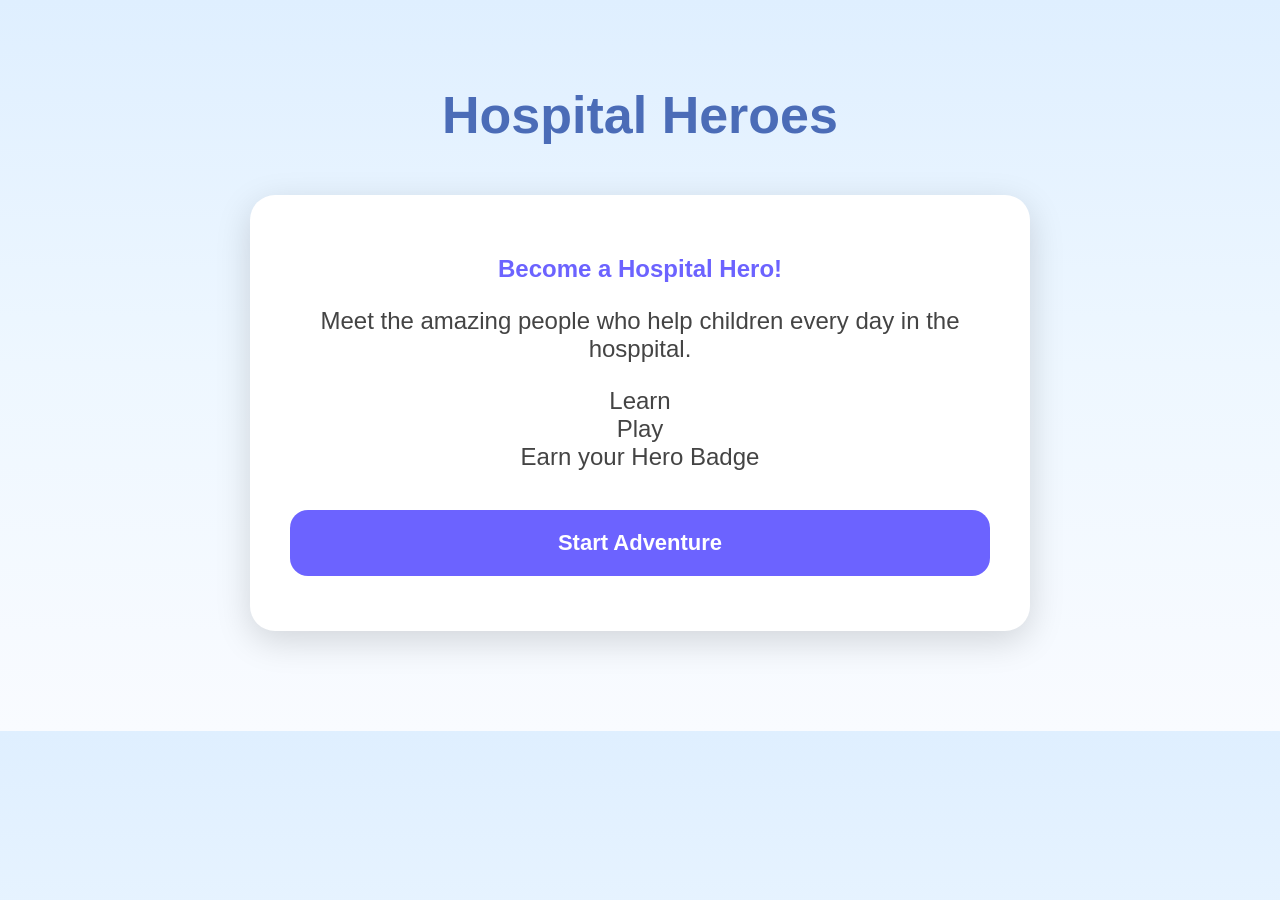
<file: index.html>
<!DOCTYPE html>
<html>
<head>
    <title>Hospital Heroes</title>
    <link rel="stylesheet" href="style.css">
</head>

<body>

<h1>Hospital Heroes</h1>

<div class="card">

<h2>Become a Hospital Hero!</h2>

<p>
Meet the amazing people who help children every day in the hosppital.
</p>

<p>
    Learn<br>
    Play<br>
    Earn your Hero Badge
</p>

<a href="nurse.html">
    <button>Start Adventure</button>
</a>

</div>
</body>
</html>
</file>
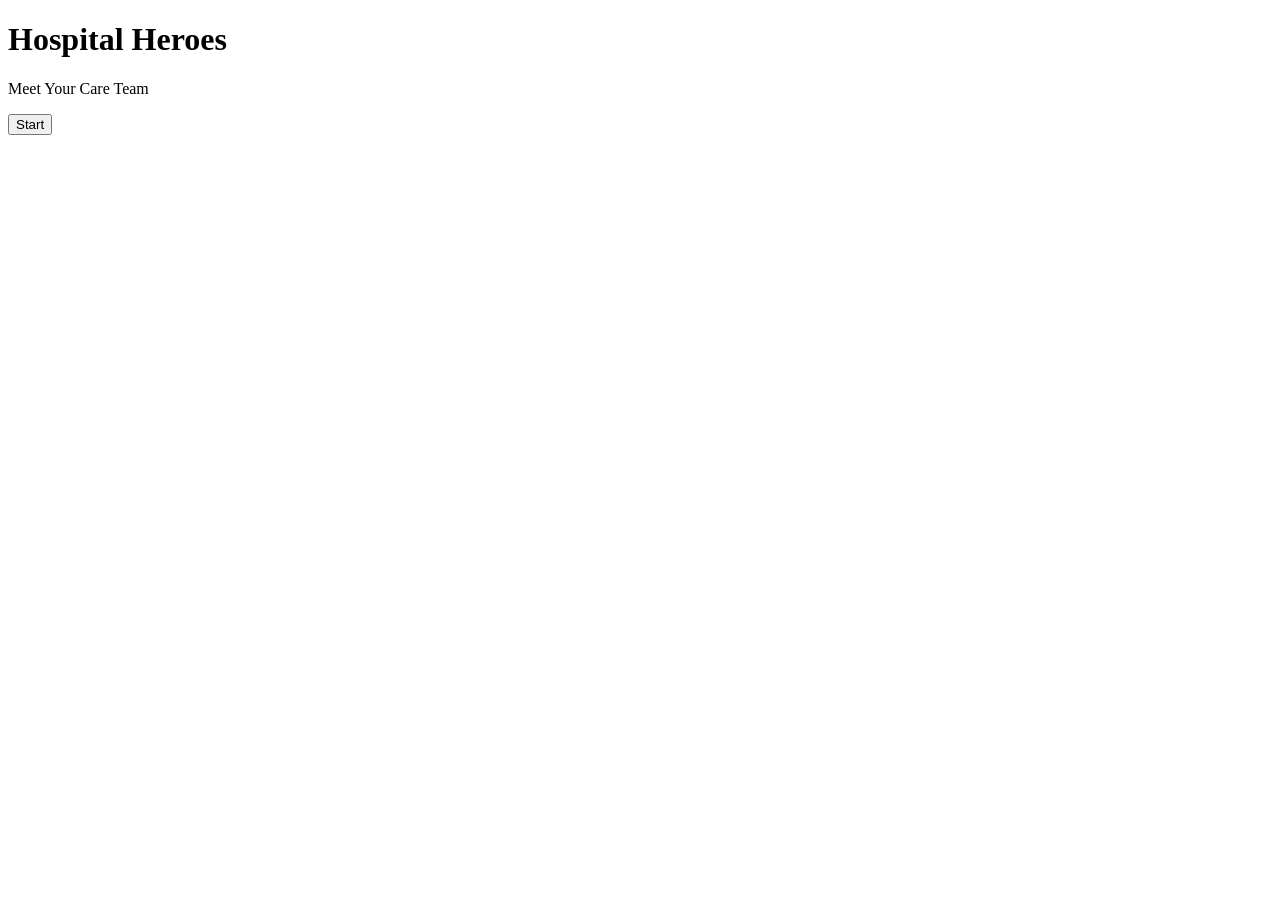
<file: HH.html>
<!DOCTYPE html>
<html>
<head>
    <title>Hospital Heroes</title>
    <link rel=""stylesheet" href=""style.css">
</head>

<body>

<h1>Hospital Heroes</h1>

<p>Meet Your Care Team</p>

<button>Start</button>

</body>
</html>
</file>
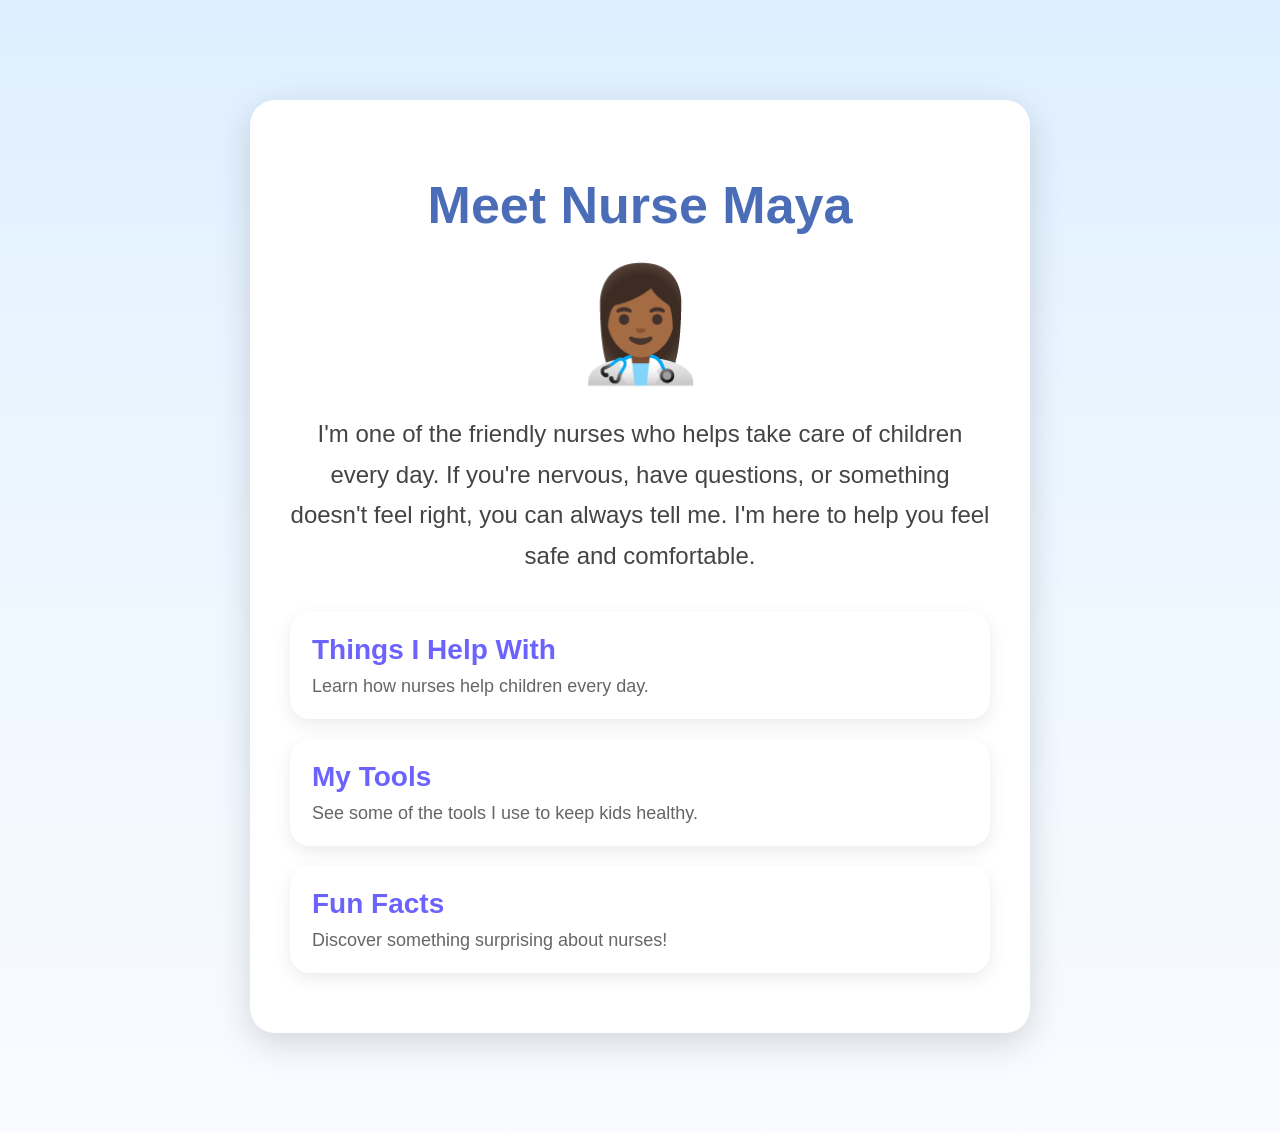
<file: nurse.html>
<!DOCTYPE html>
<html>

<head>
    <title>Nurse</title>
    <link rel="stylesheet" href="style.css">
</head>

<body>

<div class="card">

<h1> Meet Nurse Maya</h1>

<div class="character-placeholder">
    👩🏾‍⚕️
</div>

<p class="intro">
I'm one of the friendly nurses who helps take care of children every day.

If you're nervous, have questions, or something doesn't feel right, you can always tell me. I'm here to help you feel safe and comfortable.
</p>

<div class="info-card" onclick="showInfo('help')">
    <h2>Things I Help With</h2>
    <p>Learn how nurses help children every day.</p>
</div>

<div class="info-card" onclick="showInfo('tools')">
    <h2>My Tools</h2>
    <p>See some of the tools I use to keep kids healthy.</p>
</div>

<div class="info-card" onclick="showInfo('fun')">
    <h2>Fun Facts</h2>
    <p>Discover something surprising about nurses!</p>
</div>

</div>

<div id="popup" class="popup hidden" onclick="closePopup()">
    
    <div id="popupContent" class="popup-content" onclick="event.stopPropagation()">
        <button class="close-btn" onclick="closePopup()">&times;</button>
    </div>

</div>

<script src="script.js"></script>

</body>

</html>
</file>
<file: style.css>
body {
    background: linear-gradient(
        180deg,
        #dfefff,
        #eef7ff,
        #f9fbff 
        );
    font-family: "Trebuchet MS", "Verdana", sans-serif;
    text-align: center;
    margin: 0;
    padding: 50px 20px;
}

h1 {
    color: #4b6cb7;
    font-size: 52px;
    margin-bottom: 10px;
}

p {
    font-size: 24px;
    color: #444;
}

button {
   width:100%;
   margin:15px 0;
   padding:20px;

   border:none;
   border-radius:18px;

   background:#6C63FF;
   color:white;

   font-size:22px;
   font-weight:bold;

   cursor:pointer;

   transition: 0.25s;
}

button:hover {
    background-color:#564bd9;
    transform: translateY(-3px);
}

.popup {
    position: fixed;
    bottom: 0;
    left: 0;
    right: 0;
    background: white;
    color: #333;
    padding: 25px;
    border-radius: 20px 20px 0 0;
    box-shadow: 0 -4px 20px rgba(0,0,0,0.2);
    font-size: 22px;
}

#popupContent {
    background: white;
    width: 100%;
    padding: 25px;
    border-radius: 20px 20px 0 0;
}

.hidden {
    display: none;
}

h2{
    color:#6C63FF;
}

.card {
    background: white;
    max-width: 700px;
    margin: 50px auto;
    padding: 40px;
    border-radius: 25px;
    box-shadow: 0 10px 35px rgba(0,0,0,0.15);
}

.intro {
    line-height: 1.7;
    margin-bottom: 35px;
}

.character-placeholder {
    font-size:110px;
    margin: 25px 0;
}

.info-card {
    background: #ffffff;
    border-radius: 20px; 
    padding: 20px;
    margin: 20px 0;
    text-align: left;
    cursor: pointer;
    border: 2px solid transparent;
    box-shadow: 0 6px 18px rgba(0, 0, 0, 0.08);
    transition: transform 0.2s, box-shadow 0.2s;
}

.info-card:hover {
    transform: translateY(-4px);
    box-shadow: 0 10px 24px rgba(0, 0, 0, 0.15);
    border-color: #6C63FF;
}

.info-card h2 {
    margin: 0 0 10px 0;
    color: #6C63FF;
    font-size: 28px;
}

.info-card p {
    margin: 0;
    font-size: 18px;
    color: #666;
}
</file>
